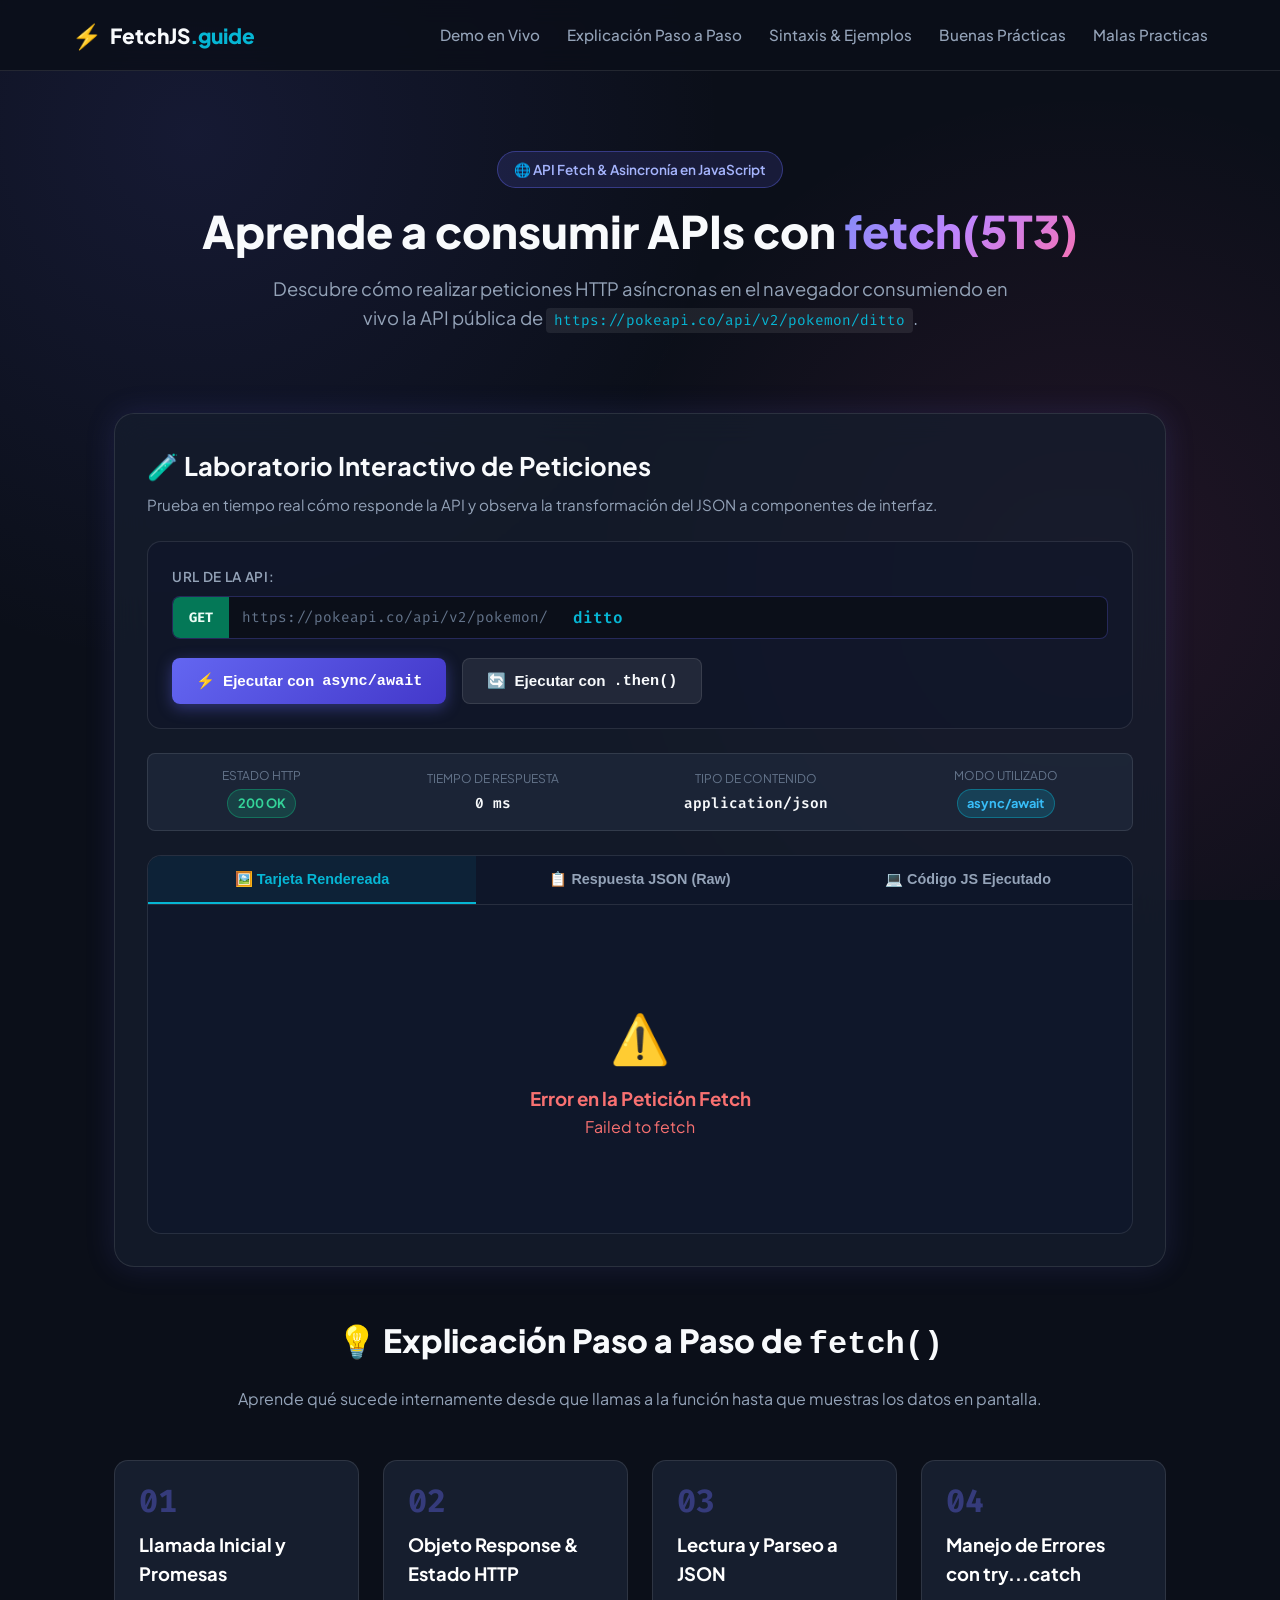
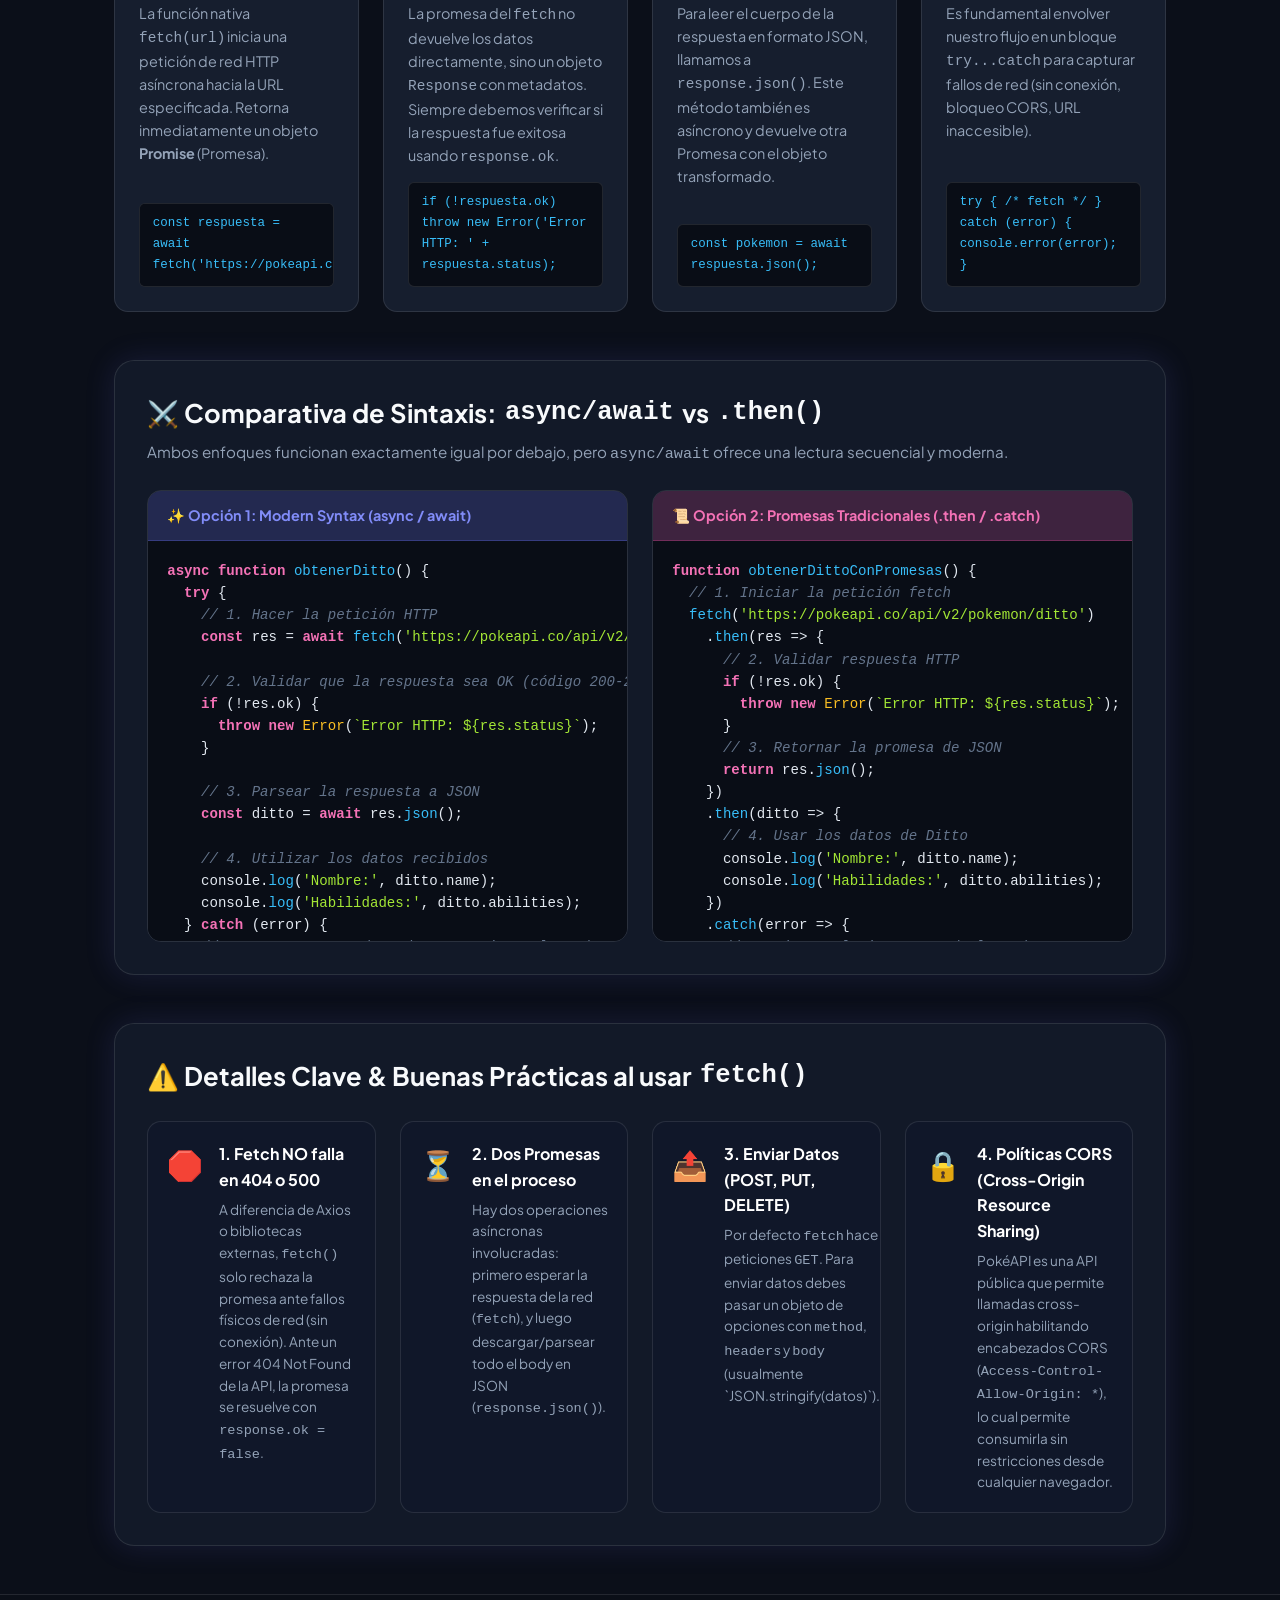
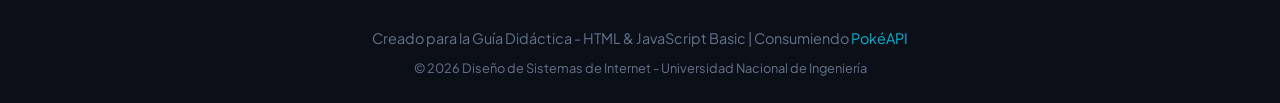
<file: index.html>
<!DOCTYPE html>
<html lang="es">

<head>
    <meta charset="UTF-8">
    <meta name="viewport" content="width=device-width, initial-scale=1.0">
    <title>Guía Interactiva: Cómo funciona Fetch en JavaScript con PokéAPI</title>
    <meta name="description"
        content="Aprende a utilizar la API Fetch de JavaScript consumiendo la PokéAPI pública de Ditto. Guía paso a paso con demos interactivas y código listo para usar.">
    <!-- Google Fonts -->
    <link rel="preconnect" href="https://fonts.googleapis.com">
    <link rel="preconnect" href="https://fonts.gstatic.com" crossorigin>
    <link
        href="https://fonts.googleapis.com/css2?family=Fira+Code:wght@400;500;600&family=Plus+Jakarta+Sans:wght@400;500;600;700;800&display=swap"
        rel="stylesheet">
    <!-- Estilos CSS -->
    <link rel="stylesheet" href="css/styles.css">
</head>

<body>

    <!-- Header Navigation -->
    <header class="navbar">
        <div class="nav-container">
            <div class="logo">
                <span class="logo-icon">⚡</span>
                <span class="logo-text">FetchJS<span class="highlight">.guide</span></span>
            </div>
            <nav>
                <a href="#demostracion" class="nav-link">Demo en Vivo</a>
                <a href="#explicacion" class="nav-link">Explicación Paso a Paso</a>
                <a href="#comparativa" class="nav-link">Sintaxis & Ejemplos</a>
                <a href="#buenas-practicas" class="nav-link">Buenas Prácticas</a>
                <a href="#malas-practicas" class="nav-link">Malas Practicas</a>
            </nav>
        </div>
    </header>

    <main class="main-container">

        <!-- Hero Section -->
        <section class="hero-section">
            <div class="hero-badge">🌐 API Fetch & Asincronía en JavaScript</div>
            <h1 class="hero-title">Aprende a consumir APIs con <span class="gradient-text">fetch(5T3)</span></h1>
            <p class="hero-subtitle">
                Descubre cómo realizar peticiones HTTP asíncronas en el navegador consumiendo en vivo la API pública de
                <code>https://pokeapi.co/api/v2/pokemon/ditto</code>.
            </p>
        </section>

        <!-- Live Playground Section -->
        <section id="demostracion" class="card demo-card">
            <div class="card-header">
                <h2>🧪 Laboratorio Interactivo de Peticiones</h2>
                <p>Prueba en tiempo real cómo responde la API y observa la transformación del JSON a componentes de
                    interfaz.</p>
            </div>

            <div class="demo-controls">
                <div class="input-group">
                    <label for="pokemonInput">URL de la API:</label>
                    <div class="url-bar">
                        <span class="http-method">GET</span>
                        <span class="url-base">https://pokeapi.co/api/v2/pokemon/</span>
                        <input type="text" id="pokemonInput" value="ditto" placeholder="ej: ditto, pikachu, 132">
                    </div>
                </div>
                <div class="action-buttons">
                    <button id="btnFetchAsync" class="btn btn-primary">
                        <span class="btn-icon">⚡</span> Ejecutar con <code>async/await</code>
                    </button>
                    <button id="btnFetchPromises" class="btn btn-secondary">
                        <span class="btn-icon">🔄</span> Ejecutar con <code>.then()</code>
                    </button>
                </div>
            </div>

            <!-- Status & Metrics bar -->
            <div id="metricsBar" class="metrics-bar hidden">
                <div class="metric-item">
                    <span class="metric-label">Estado HTTP</span>
                    <span id="metricStatus" class="badge badge-success">200 OK</span>
                </div>
                <div class="metric-item">
                    <span class="metric-label">Tiempo de Respuesta</span>
                    <span id="metricTime" class="metric-value">0 ms</span>
                </div>
                <div class="metric-item">
                    <span class="metric-label">Tipo de Contenido</span>
                    <span id="metricType" class="metric-value">application/json</span>
                </div>
                <div class="metric-item">
                    <span class="metric-label">Modo Utilizado</span>
                    <span id="metricMode" class="badge badge-info">async/await</span>
                </div>
            </div>

            <!-- Tabs container -->
            <div class="tabs-container">
                <div class="tabs-header">
                    <button class="tab-btn active" data-tab="tab-card">🖼️ Tarjeta Rendereada</button>
                    <button class="tab-btn" data-tab="tab-json">📋 Respuesta JSON (Raw)</button>
                    <button class="tab-btn" data-tab="tab-code">💻 Código JS Ejecutado</button>
                </div>

                <div class="tabs-content">
                    <!-- Tab 1: Rendered Card -->
                    <div id="tab-card" class="tab-pane active">
                        <div id="pokemonCardDisplay" class="pokemon-display-container">
                            <div class="placeholder-state">
                                <span class="placeholder-icon">🔍</span>
                                <p>Haz clic en <strong>Ejecutar</strong> para obtener los datos de Ditto de la PokéAPI.
                                </p>
                            </div>
                        </div>
                    </div>

                    <!-- Tab 2: Raw JSON -->
                    <div id="tab-json" class="tab-pane">
                        <div class="code-header">
                            <span>Respuesta Servidor JSON</span>
                            <button id="btnCopyJson" class="btn-sm">📋 Copiar JSON</button>
                        </div>
                        <pre id="jsonOutput"
                            class="code-block"><code>// Presiona "Ejecutar" para ver la respuesta JSON aquí...</code></pre>
                    </div>

                    <!-- Tab 3: Executed Code -->
                    <div id="tab-code" class="tab-pane">
                        <div class="code-header">
                            <span id="codeTitle">Código JavaScript Ejecutado</span>
                            <button id="btnCopyCode" class="btn-sm">📋 Copiar Código</button>
                        </div>
                        <pre id="codeOutput" class="code-block"><code id="codeSnippetContent"></code></pre>
                    </div>
                </div>
            </div>
        </section>

        <!-- Step-by-Step Educational Explanation -->
        <section id="explicacion" class="explanation-section">
            <h2 class="section-title">💡 Explicación Paso a Paso de <code>fetch()</code></h2>
            <p class="section-subtitle">Aprende qué sucede internamente desde que llamas a la función hasta que muestras
                los datos en pantalla.</p>

            <div class="steps-grid">
                <!-- Step 1 -->
                <div class="step-card">
                    <div class="step-number">01</div>
                    <h3>Llamada Inicial y Promesas</h3>
                    <p>
                        La función nativa <code>fetch(url)</code> inicia una petición de red HTTP asíncrona hacia la URL
                        especificada.
                        Retorna inmediatamente un objeto <strong>Promise</strong> (Promesa).
                    </p>
                    <div class="mini-code">
                        <code>const respuesta = await fetch('https://pokeapi.co/api/v2/pokemon/ditto');</code>
                    </div>
                </div>

                <!-- Step 2 -->
                <div class="step-card">
                    <div class="step-number">02</div>
                    <h3>Objeto Response & Estado HTTP</h3>
                    <p>
                        La promesa del <code>fetch</code> no devuelve los datos directamente, sino un objeto
                        <code>Response</code> con metadatos.
                        Siempre debemos verificar si la respuesta fue exitosa usando <code>response.ok</code>.
                    </p>
                    <div class="mini-code">
                        <code>if (!respuesta.ok) throw new Error('Error HTTP: ' + respuesta.status);</code>
                    </div>
                </div>

                <!-- Step 3 -->
                <div class="step-card">
                    <div class="step-number">03</div>
                    <h3>Lectura y Parseo a JSON</h3>
                    <p>
                        Para leer el cuerpo de la respuesta en formato JSON, llamamos a <code>response.json()</code>.
                        Este método también es asíncrono y devuelve otra Promesa con el objeto transformado.
                    </p>
                    <div class="mini-code">
                        <code>const pokemon = await respuesta.json();</code>
                    </div>
                </div>

                <!-- Step 4 -->
                <div class="step-card">
                    <div class="step-number">04</div>
                    <h3>Manejo de Errores con try...catch</h3>
                    <p>
                        Es fundamental envolver nuestro flujo en un bloque <code>try...catch</code> para capturar fallos
                        de red (sin conexión, bloqueo CORS, URL inaccesible).
                    </p>
                    <div class="mini-code">
                        <code>try { /* fetch */ } catch (error) { console.error(error); }</code>
                    </div>
                </div>
            </div>
        </section>

        <!-- Syntax Comparison Section -->
        <section id="comparativa" class="card">
            <div class="card-header">
                <h2>⚔️ Comparativa de Sintaxis: <code>async/await</code> vs <code>.then()</code></h2>
                <p>Ambos enfoques funcionan exactamente igual por debajo, pero <code>async/await</code> ofrece una
                    lectura secuencial y moderna.</p>
            </div>

            <div class="comparison-grid">
                <!-- Modern Syntax -->
                <div class="code-box">
                    <div class="code-box-header badge-modern">
                        <span>✨ Opción 1: Modern Syntax (async / await)</span>
                    </div>
                    <pre class="code-block"><code><span class="kwd">async function</span> <span class="fn">obtenerDitto</span>() {
  <span class="kwd">try</span> {
    <span class="com">// 1. Hacer la petición HTTP</span>
    <span class="kwd">const</span> res = <span class="kwd">await</span> <span class="fn">fetch</span>(<span class="str">'https://pokeapi.co/api/v2/pokemon/ditto'</span>);
    
    <span class="com">// 2. Validar que la respuesta sea OK (código 200-299)</span>
    <span class="kwd">if</span> (!res.ok) {
      <span class="kwd">throw new</span> <span class="typ">Error</span>(<span class="str">`Error HTTP: ${res.status}`</span>);
    }

    <span class="com">// 3. Parsear la respuesta a JSON</span>
    <span class="kwd">const</span> ditto = <span class="kwd">await</span> res.<span class="fn">json</span>();
    
    <span class="com">// 4. Utilizar los datos recibidos</span>
    console.<span class="fn">log</span>(<span class="str">'Nombre:'</span>, ditto.name);
    console.<span class="fn">log</span>(<span class="str">'Habilidades:'</span>, ditto.abilities);
  } <span class="kwd">catch</span> (error) {
    <span class="com">// Captura errores de red o excepciones lanzadas</span>
    console.<span class="fn">error</span>(<span class="str">'Ocurrió un error:'</span>, error.message);
  }
}</code></pre>
                </div>

                <!-- Traditional Promises Syntax -->
                <div class="code-box">
                    <div class="code-box-header badge-traditional">
                        <span>📜 Opción 2: Promesas Tradicionales (.then / .catch)</span>
                    </div>
                    <pre class="code-block"><code><span class="kwd">function</span> <span class="fn">obtenerDittoConPromesas</span>() {
  <span class="com">// 1. Iniciar la petición fetch</span>
  <span class="fn">fetch</span>(<span class="str">'https://pokeapi.co/api/v2/pokemon/ditto'</span>)
    .<span class="fn">then</span>(res => {
      <span class="com">// 2. Validar respuesta HTTP</span>
      <span class="kwd">if</span> (!res.ok) {
        <span class="kwd">throw new</span> <span class="typ">Error</span>(<span class="str">`Error HTTP: ${res.status}`</span>);
      }
      <span class="com">// 3. Retornar la promesa de JSON</span>
      <span class="kwd">return</span> res.<span class="fn">json</span>();
    })
    .<span class="fn">then</span>(ditto => {
      <span class="com">// 4. Usar los datos de Ditto</span>
      console.<span class="fn">log</span>(<span class="str">'Nombre:'</span>, ditto.name);
      console.<span class="fn">log</span>(<span class="str">'Habilidades:'</span>, ditto.abilities);
    })
    .<span class="fn">catch</span>(error => {
      <span class="com">// Manejar cualquier error de la cadena</span>
      console.<span class="fn">error</span>(<span class="str">'Ocurrió un error:'</span>, error.message);
    });
}</code></pre>
                </div>
            </div>
        </section>

        <!-- Best Practices & Gotchas -->
        <section id="buenas-practicas" class="card">
            <div class="card-header">
                <h2>⚠️ Detalles Clave & Buenas Prácticas al usar <code>fetch()</code></h2>
            </div>
            <div class="tips-grid">
                <div class="tip-card">
                    <div class="tip-icon">🛑</div>
                    <div>
                        <h4>1. Fetch NO falla en 404 o 500</h4>
                        <p>A diferencia de Axios o bibliotecas externas, <code>fetch()</code> solo rechaza la promesa
                            ante fallos físicos de red (sin conexión). Ante un error 404 Not Found de la API, la promesa
                            se resuelve con <code>response.ok = false</code>.</p>
                    </div>
                </div>

                <div class="tip-card">
                    <div class="tip-icon">⏳</div>
                    <div>
                        <h4>2. Dos Promesas en el proceso</h4>
                        <p>Hay dos operaciones asíncronas involucradas: primero esperar la respuesta de la red
                            (<code>fetch</code>), y luego descargar/parsear todo el body en JSON
                            (<code>response.json()</code>).</p>
                    </div>
                </div>

                <div class="tip-card">
                    <div class="tip-icon">📤</div>
                    <div>
                        <h4>3. Enviar Datos (POST, PUT, DELETE)</h4>
                        <p>Por defecto <code>fetch</code> hace peticiones <code>GET</code>. Para enviar datos debes
                            pasar un objeto de opciones con <code>method</code>, <code>headers</code> y
                            <code>body</code> (usualmente `JSON.stringify(datos)`).
                        </p>
                    </div>
                </div>

                <div class="tip-card">
                    <div class="tip-icon">🔒</div>
                    <div>
                        <h4>4. Políticas CORS (Cross-Origin Resource Sharing)</h4>
                        <p>PokéAPI es una API pública que permite llamadas cross-origin habilitando encabezados CORS
                            (<code>Access-Control-Allow-Origin: *</code>), lo cual permite consumirla sin restricciones
                            desde cualquier navegador.</p>
                    </div>
                </div>
            </div>
        </section>

    </main>

    <!-- Footer -->
    <footer class="footer">
        <div class="footer-content">
            <p>Creado para la Guía Didáctica - HTML & JavaScript Basic | Consumiendo <a href="https://pokeapi.co/"
                    target="_blank">PokéAPI</a></p>
            <p class="copyright">&copy; 2026 Dise&ntilde;o de Sistemas de Internet - Universidad Nacional de Ingeniería
            </p>
        </div>
    </footer>

    <!-- JavaScript Logic -->
    <script src="js/app.js"></script>
</body>

</html>
</file>
<file: css/styles.css>
/* ==========================================================================
   FetchJS Guide - Modern Dark CSS Design System
   ========================================================================== */

:root {
    --bg-main: #0b0f19;
    --bg-card: rgba(22, 30, 46, 0.75);
    --bg-card-solid: #161e2e;
    --bg-input: #0f172a;
    --border-color: rgba(255, 255, 255, 0.1);
    --border-accent: rgba(99, 102, 241, 0.3);

    --text-primary: #f8fafc;
    --text-secondary: #94a3b8;
    --text-muted: #64748b;

    --accent-primary: #6366f1;
    --accent-primary-hover: #4f46e5;
    --accent-secondary: #ec4899;
    --accent-cyan: #06b6d4;
    --accent-pokemon: #ff3d5a;
    --accent-success: #10b981;
    --accent-warning: #f59e0b;

    --font-sans: 'Plus Jakarta Sans', -apple-system, BlinkMacSystemFont, sans-serif;
    --font-code: 'Fira Code', monospace;

    --radius-sm: 8px;
    --radius-md: 14px;
    --radius-lg: 20px;
    --shadow-glow: 0 0 30px rgba(99, 102, 241, 0.15);
}

/* Reset & Base Styles */
* {
    box-sizing: border-box;
    margin: 0;
    padding: 0;
}

html {
    scroll-behavior: smooth;
}

body {
    font-family: var(--font-sans);
    background-color: var(--bg-main);
    color: var(--text-primary);
    line-height: 1.6;
    min-height: 100vh;
    background-image: 
        radial-gradient(circle at 15% 15%, rgba(99, 102, 241, 0.12) 0%, transparent 40%),
        radial-gradient(circle at 85% 65%, rgba(236, 72, 153, 0.1) 0%, transparent 40%);
    background-attachment: fixed;
}

/* Navigation Bar */
.navbar {
    position: sticky;
    top: 0;
    z-index: 100;
    background: rgba(11, 15, 25, 0.85);
    backdrop-filter: blur(12px);
    border-bottom: 1px solid var(--border-color);
}

.nav-container {
    max-width: 1200px;
    margin: 0 auto;
    padding: 1rem 2rem;
    display: flex;
    justify-content: space-between;
    align-items: center;
}

.logo {
    display: flex;
    align-items: center;
    gap: 0.5rem;
    font-size: 1.3rem;
    font-weight: 800;
}

.logo-icon {
    font-size: 1.5rem;
}

.highlight {
    color: var(--accent-cyan);
}

.nav-link {
    color: var(--text-secondary);
    text-decoration: none;
    margin-left: 1.5rem;
    font-size: 0.95rem;
    font-weight: 500;
    transition: all 0.2s ease;
}

.nav-link:hover {
    color: var(--text-primary);
    text-shadow: 0 0 10px rgba(255, 255, 255, 0.3);
}

/* Layout Container */
.main-container {
    max-width: 1100px;
    margin: 0 auto;
    padding: 3rem 1.5rem;
    display: flex;
    flex-direction: column;
    gap: 3rem;
}

/* Hero Section */
.hero-section {
    text-align: center;
    padding: 2rem 0;
}

.hero-badge {
    display: inline-block;
    padding: 0.4rem 1rem;
    border-radius: 50px;
    background: rgba(99, 102, 241, 0.15);
    border: 1px solid rgba(99, 102, 241, 0.4);
    color: #a5b4fc;
    font-size: 0.85rem;
    font-weight: 600;
    margin-bottom: 1rem;
}

.hero-title {
    font-size: 2.8rem;
    font-weight: 800;
    line-height: 1.2;
    margin-bottom: 1rem;
}

.gradient-text {
    background: linear-gradient(135deg, #818cf8 0%, #c084fc 50%, #f472b6 100%);
    -webkit-background-clip: text;
    -webkit-text-fill-color: transparent;
}

.hero-subtitle {
    font-size: 1.15rem;
    color: var(--text-secondary);
    max-width: 750px;
    margin: 0 auto;
}

.hero-subtitle code {
    background: rgba(255, 255, 255, 0.08);
    padding: 0.2rem 0.5rem;
    border-radius: 4px;
    font-family: var(--font-code);
    color: var(--accent-cyan);
    font-size: 0.9rem;
}

/* Cards & Containers */
.card {
    background: var(--bg-card);
    backdrop-filter: blur(16px);
    border: 1px solid var(--border-color);
    border-radius: var(--radius-lg);
    padding: 2rem;
    box-shadow: var(--shadow-glow);
}

.card-header {
    margin-bottom: 1.5rem;
}

.card-header h2 {
    font-size: 1.6rem;
    margin-bottom: 0.4rem;
    display: flex;
    align-items: center;
    gap: 0.5rem;
}

.card-header p {
    color: var(--text-secondary);
    font-size: 0.95rem;
}

/* Demo Controls */
.demo-controls {
    display: flex;
    flex-direction: column;
    gap: 1.2rem;
    background: rgba(15, 23, 42, 0.6);
    padding: 1.5rem;
    border-radius: var(--radius-md);
    border: 1px solid var(--border-color);
    margin-bottom: 1.5rem;
}

.input-group label {
    display: block;
    font-size: 0.85rem;
    font-weight: 600;
    color: var(--text-secondary);
    margin-bottom: 0.5rem;
    text-transform: uppercase;
    letter-spacing: 0.05em;
}

.url-bar {
    display: flex;
    align-items: center;
    background: var(--bg-main);
    border: 1px solid var(--border-accent);
    border-radius: var(--radius-sm);
    overflow: hidden;
}

.http-method {
    background: #047857;
    color: #ecfdf5;
    font-weight: 700;
    padding: 0.6rem 1rem;
    font-size: 0.85rem;
    font-family: var(--font-code);
}

.url-base {
    padding: 0 0.8rem;
    color: var(--text-muted);
    font-family: var(--font-code);
    font-size: 0.9rem;
    white-space: nowrap;
}

.url-bar input {
    flex: 1;
    background: transparent;
    border: none;
    color: var(--accent-cyan);
    font-family: var(--font-code);
    font-size: 1rem;
    font-weight: 600;
    padding: 0.6rem 0.8rem;
    outline: none;
}

.action-buttons {
    display: flex;
    gap: 1rem;
    flex-wrap: wrap;
}

/* Buttons */
.btn {
    padding: 0.8rem 1.5rem;
    border-radius: var(--radius-sm);
    font-weight: 600;
    font-size: 0.95rem;
    cursor: pointer;
    border: none;
    display: inline-flex;
    align-items: center;
    gap: 0.5rem;
    transition: all 0.2s ease;
}

.btn-primary {
    background: linear-gradient(135deg, var(--accent-primary) 0%, #4338ca 100%);
    color: #fff;
    box-shadow: 0 4px 15px rgba(99, 102, 241, 0.4);
}

.btn-primary:hover {
    transform: translateY(-2px);
    box-shadow: 0 6px 20px rgba(99, 102, 241, 0.6);
}

.btn-secondary {
    background: rgba(255, 255, 255, 0.08);
    color: var(--text-primary);
    border: 1px solid var(--border-color);
}

.btn-secondary:hover {
    background: rgba(255, 255, 255, 0.15);
    transform: translateY(-2px);
}

.btn-sm {
    background: rgba(255, 255, 255, 0.1);
    border: 1px solid var(--border-color);
    color: var(--text-secondary);
    padding: 0.3rem 0.7rem;
    border-radius: 4px;
    font-size: 0.8rem;
    cursor: pointer;
    transition: all 0.2s ease;
}

.btn-sm:hover {
    background: rgba(255, 255, 255, 0.2);
    color: var(--text-primary);
}

/* Metrics Bar */
.metrics-bar {
    display: flex;
    justify-content: space-around;
    align-items: center;
    background: rgba(30, 41, 59, 0.8);
    padding: 0.8rem 1.2rem;
    border-radius: var(--radius-sm);
    border: 1px solid var(--border-color);
    margin-bottom: 1.5rem;
    flex-wrap: wrap;
    gap: 1rem;
}

.metrics-bar.hidden {
    display: none;
}

.metric-item {
    display: flex;
    flex-direction: column;
    align-items: center;
    gap: 0.2rem;
}

.metric-label {
    font-size: 0.75rem;
    color: var(--text-muted);
    text-transform: uppercase;
}

.metric-value {
    font-weight: 600;
    font-size: 0.9rem;
    font-family: var(--font-code);
}

.badge {
    padding: 0.2rem 0.6rem;
    border-radius: 20px;
    font-size: 0.8rem;
    font-weight: 700;
}

.badge-success { background: rgba(16, 185, 129, 0.2); color: #34d399; border: 1px solid rgba(16, 185, 129, 0.4); }
.badge-danger { background: rgba(239, 68, 68, 0.2); color: #f87171; border: 1px solid rgba(239, 68, 68, 0.4); }
.badge-info { background: rgba(6, 182, 212, 0.2); color: #38bdf8; border: 1px solid rgba(6, 182, 212, 0.4); }

/* Tabs Component */
.tabs-container {
    border: 1px solid var(--border-color);
    border-radius: var(--radius-md);
    overflow: hidden;
    background: var(--bg-input);
}

.tabs-header {
    display: flex;
    background: rgba(15, 23, 42, 0.9);
    border-bottom: 1px solid var(--border-color);
}

.tab-btn {
    flex: 1;
    padding: 0.9rem 1rem;
    background: transparent;
    border: none;
    color: var(--text-secondary);
    font-weight: 600;
    font-size: 0.9rem;
    cursor: pointer;
    transition: all 0.2s ease;
    border-bottom: 2px solid transparent;
}

.tab-btn:hover {
    color: var(--text-primary);
    background: rgba(255, 255, 255, 0.03);
}

.tab-btn.active {
    color: var(--accent-cyan);
    border-bottom-color: var(--accent-cyan);
    background: rgba(6, 182, 212, 0.08);
}

.tabs-content {
    padding: 1.5rem;
}

.tab-pane {
    display: none;
}

.tab-pane.active {
    display: block;
}

/* Rendered Pokemon Card */
.pokemon-display-container {
    min-height: 280px;
    display: flex;
    align-items: center;
    justify-content: center;
}

.placeholder-state {
    text-align: center;
    color: var(--text-muted);
}

.placeholder-icon {
    font-size: 3rem;
    display: block;
    margin-bottom: 0.5rem;
}

/* Pokemon Card Design */
.pokemon-card {
    display: flex;
    flex-direction: row;
    gap: 2rem;
    background: linear-gradient(135deg, rgba(30, 41, 59, 0.8) 0%, rgba(15, 23, 42, 0.9) 100%);
    border: 1px solid rgba(255, 255, 255, 0.15);
    border-radius: var(--radius-md);
    padding: 1.5rem;
    width: 100%;
    align-items: center;
    box-shadow: 0 10px 30px rgba(0, 0, 0, 0.4);
}

@media (max-width: 768px) {
    .pokemon-card {
        flex-direction: column;
        text-align: center;
    }
}

.pokemon-img-box {
    position: relative;
    background: radial-gradient(circle, rgba(99, 102, 241, 0.2) 0%, transparent 70%);
    padding: 1rem;
    border-radius: 50%;
    flex-shrink: 0;
}

.pokemon-img-box img {
    width: 180px;
    height: 180px;
    object-fit: contain;
    filter: drop-shadow(0 8px 16px rgba(0, 0, 0, 0.5));
    transition: transform 0.3s ease;
}

.pokemon-img-box img:hover {
    transform: scale(1.08) rotate(3deg);
}

.pokemon-info {
    flex: 1;
    display: flex;
    flex-direction: column;
    gap: 0.8rem;
}

.pokemon-title-row {
    display: flex;
    align-items: center;
    gap: 1rem;
}

.pokemon-name {
    font-size: 2rem;
    font-weight: 800;
    text-transform: capitalize;
    color: #fff;
}

.pokemon-id {
    font-family: var(--font-code);
    color: var(--text-muted);
    font-size: 1.1rem;
    font-weight: 700;
}

.types-list {
    display: flex;
    gap: 0.5rem;
}

.type-tag {
    padding: 0.2rem 0.8rem;
    border-radius: 12px;
    font-size: 0.8rem;
    font-weight: 700;
    text-transform: uppercase;
    letter-spacing: 0.05em;
    background: rgba(255, 255, 255, 0.1);
    border: 1px solid rgba(255, 255, 255, 0.2);
}

.pokemon-stats {
    display: grid;
    grid-template-columns: repeat(auto-fit, minmax(130px, 1fr));
    gap: 0.8rem;
    margin-top: 0.5rem;
}

.stat-item {
    background: rgba(15, 23, 42, 0.6);
    padding: 0.6rem 0.8rem;
    border-radius: 8px;
    border: 1px solid rgba(255, 255, 255, 0.05);
}

.stat-label {
    font-size: 0.75rem;
    color: var(--text-secondary);
    display: block;
    margin-bottom: 0.2rem;
}

.stat-val {
    font-weight: 700;
    font-size: 1rem;
    color: var(--accent-cyan);
}

.stat-bar-bg {
    height: 4px;
    background: rgba(255, 255, 255, 0.1);
    border-radius: 2px;
    margin-top: 0.4rem;
    overflow: hidden;
}

.stat-bar-fill {
    height: 100%;
    background: linear-gradient(90deg, var(--accent-cyan), var(--accent-primary));
    border-radius: 2px;
}

/* Code Display Block */
.code-header {
    display: flex;
    justify-content: space-between;
    align-items: center;
    margin-bottom: 0.8rem;
    font-size: 0.85rem;
    color: var(--text-secondary);
}

.code-block {
    background: #090d16;
    padding: 1.2rem;
    border-radius: var(--radius-sm);
    border: 1px solid var(--border-color);
    font-family: var(--font-code);
    font-size: 0.88rem;
    color: #e2e8f0;
    overflow-x: auto;
    max-height: 400px;
    line-height: 1.5;
}

/* Syntax Highlighting */
.kwd { color: #f472b6; font-weight: 600; }
.fn  { color: #38bdf8; }
.str { color: #a3e635; }
.typ { color: #fbbf24; }
.com { color: #64748b; font-style: italic; }

/* Educational Steps Section */
.explanation-section {
    display: flex;
    flex-direction: column;
    gap: 1.5rem;
}

.section-title {
    font-size: 2rem;
    font-weight: 800;
    text-align: center;
}

.section-subtitle {
    text-align: center;
    color: var(--text-secondary);
    margin-top: -0.5rem;
    margin-bottom: 1.5rem;
}

.steps-grid {
    display: grid;
    grid-template-columns: repeat(auto-fit, minmax(240px, 1fr));
    gap: 1.5rem;
}

.step-card {
    background: var(--bg-card-solid);
    border: 1px solid var(--border-color);
    border-radius: var(--radius-md);
    padding: 1.5rem;
    position: relative;
    display: flex;
    flex-direction: column;
    gap: 0.8rem;
    transition: transform 0.2s ease, border-color 0.2s ease;
}

.step-card:hover {
    transform: translateY(-4px);
    border-color: var(--accent-primary);
}

.step-number {
    font-family: var(--font-code);
    font-size: 2rem;
    font-weight: 800;
    color: rgba(99, 102, 241, 0.4);
    line-height: 1;
}

.step-card h3 {
    font-size: 1.15rem;
    color: #fff;
}

.step-card p {
    font-size: 0.9rem;
    color: var(--text-secondary);
}

.mini-code {
    margin-top: auto;
    background: #090d16;
    padding: 0.6rem 0.8rem;
    border-radius: 6px;
    border: 1px solid var(--border-color);
    font-family: var(--font-code);
    font-size: 0.78rem;
    color: #38bdf8;
    overflow-x: auto;
}

/* Comparison Section */
.comparison-grid {
    display: grid;
    grid-template-columns: repeat(auto-fit, minmax(320px, 1fr));
    gap: 1.5rem;
}

.code-box {
    display: flex;
    flex-direction: column;
    border-radius: var(--radius-md);
    overflow: hidden;
    border: 1px solid var(--border-color);
}

.code-box-header {
    padding: 0.8rem 1.2rem;
    font-weight: 700;
    font-size: 0.9rem;
}

.badge-modern {
    background: rgba(99, 102, 241, 0.2);
    color: #818cf8;
    border-bottom: 1px solid rgba(99, 102, 241, 0.3);
}

.badge-traditional {
    background: rgba(236, 72, 153, 0.2);
    color: #f472b6;
    border-bottom: 1px solid rgba(236, 72, 153, 0.3);
}

.code-box .code-block {
    border-radius: 0;
    border: none;
    height: 100%;
}

/* Tips Grid */
.tips-grid {
    display: grid;
    grid-template-columns: repeat(auto-fit, minmax(220px, 1fr));
    gap: 1.5rem;
    margin-top: 1rem;
}

.tip-card {
    display: flex;
    gap: 1rem;
    background: rgba(15, 23, 42, 0.5);
    padding: 1.2rem;
    border-radius: var(--radius-md);
    border: 1px solid var(--border-color);
}

.tip-icon {
    font-size: 1.8rem;
    flex-shrink: 0;
}

.tip-card h4 {
    font-size: 1rem;
    margin-bottom: 0.4rem;
    color: #fff;
}

.tip-card p {
    font-size: 0.85rem;
    color: var(--text-secondary);
}

/* Spinner Loader */
.spinner-container {
    display: flex;
    flex-direction: column;
    align-items: center;
    gap: 1rem;
}

.spinner {
    width: 48px;
    height: 48px;
    border: 4px solid rgba(255, 255, 255, 0.1);
    border-left-color: var(--accent-cyan);
    border-radius: 50%;
    animation: spin 0.8s linear infinite;
}

@keyframes spin {
    to { transform: rotate(360deg); }
}

/* Footer */
.footer {
    border-top: 1px solid var(--border-color);
    background: rgba(11, 15, 25, 0.95);
    padding: 2rem 1.5rem;
    text-align: center;
    color: var(--text-muted);
    font-size: 0.9rem;
}

.footer a {
    color: var(--accent-cyan);
    text-decoration: none;
}

.footer a:hover {
    text-decoration: underline;
}

.copyright {
    margin-top: 0.5rem;
    font-size: 0.8rem;
}
</file>
